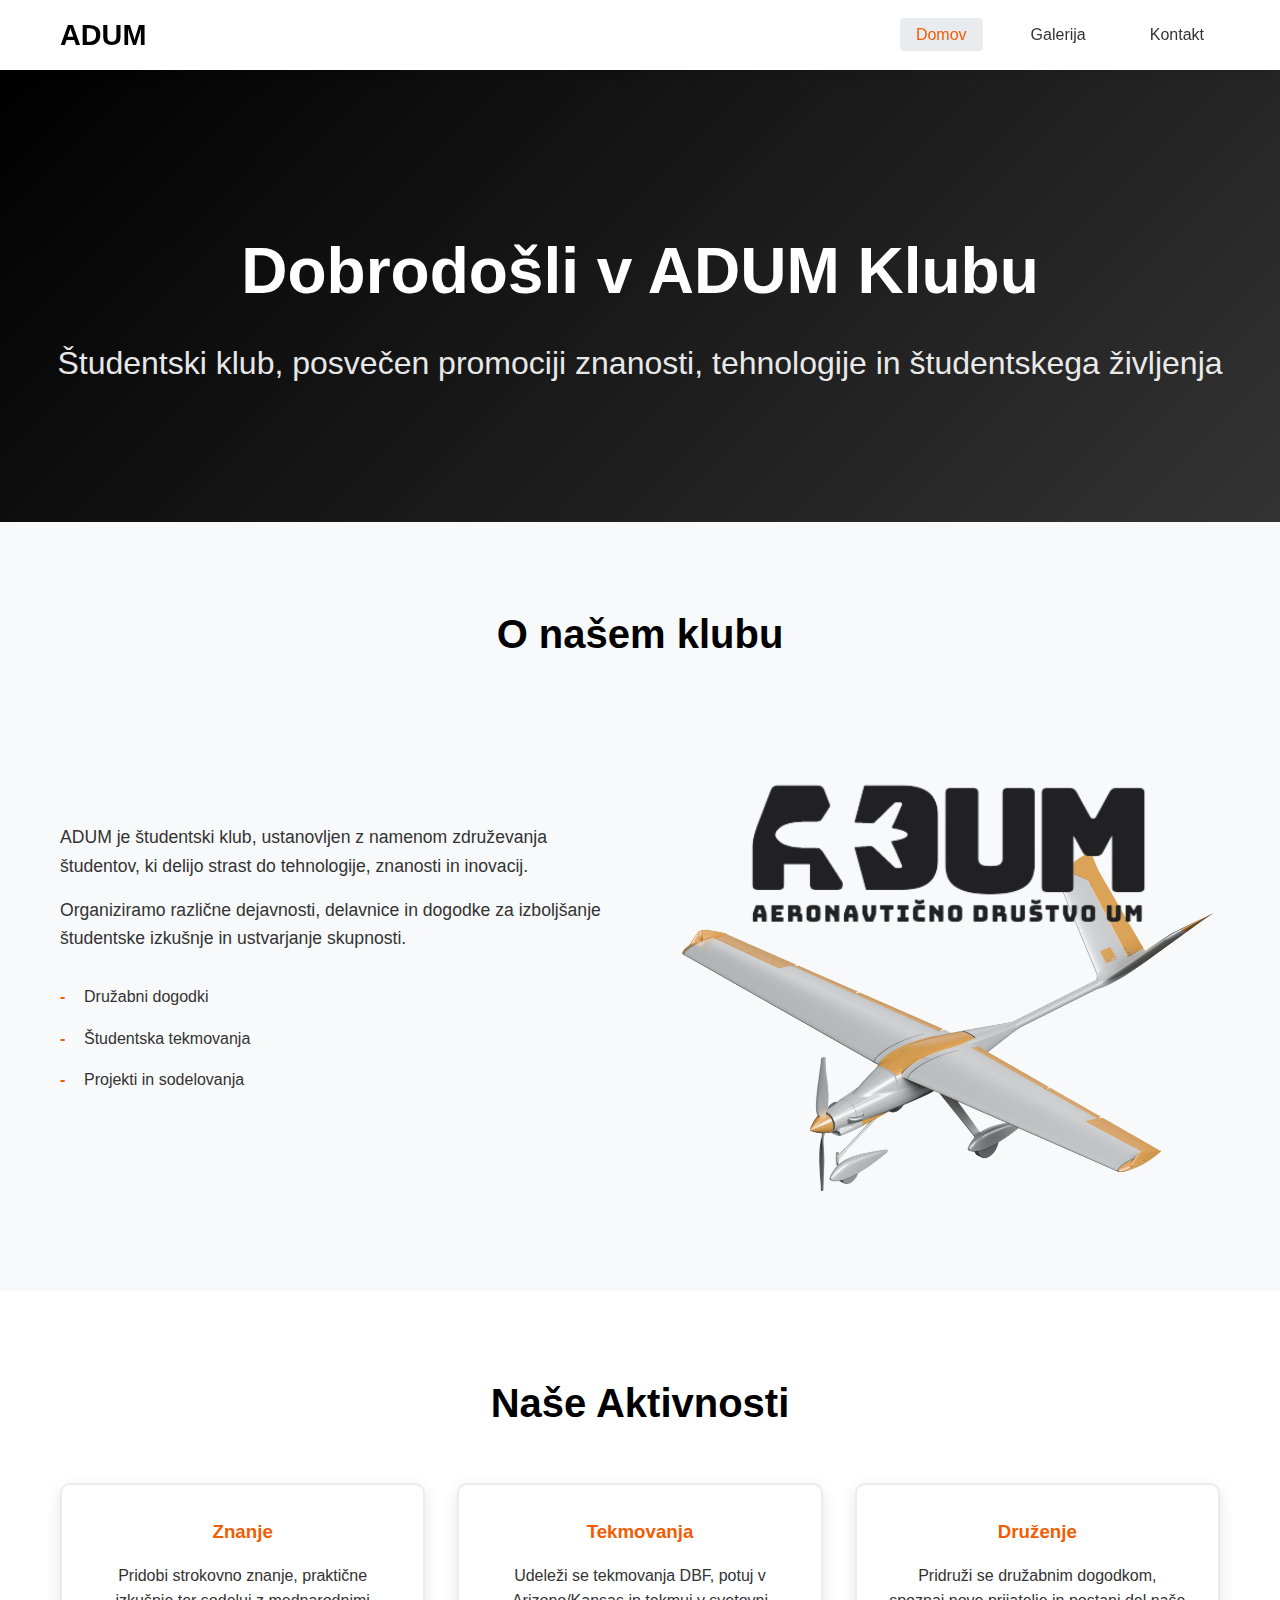
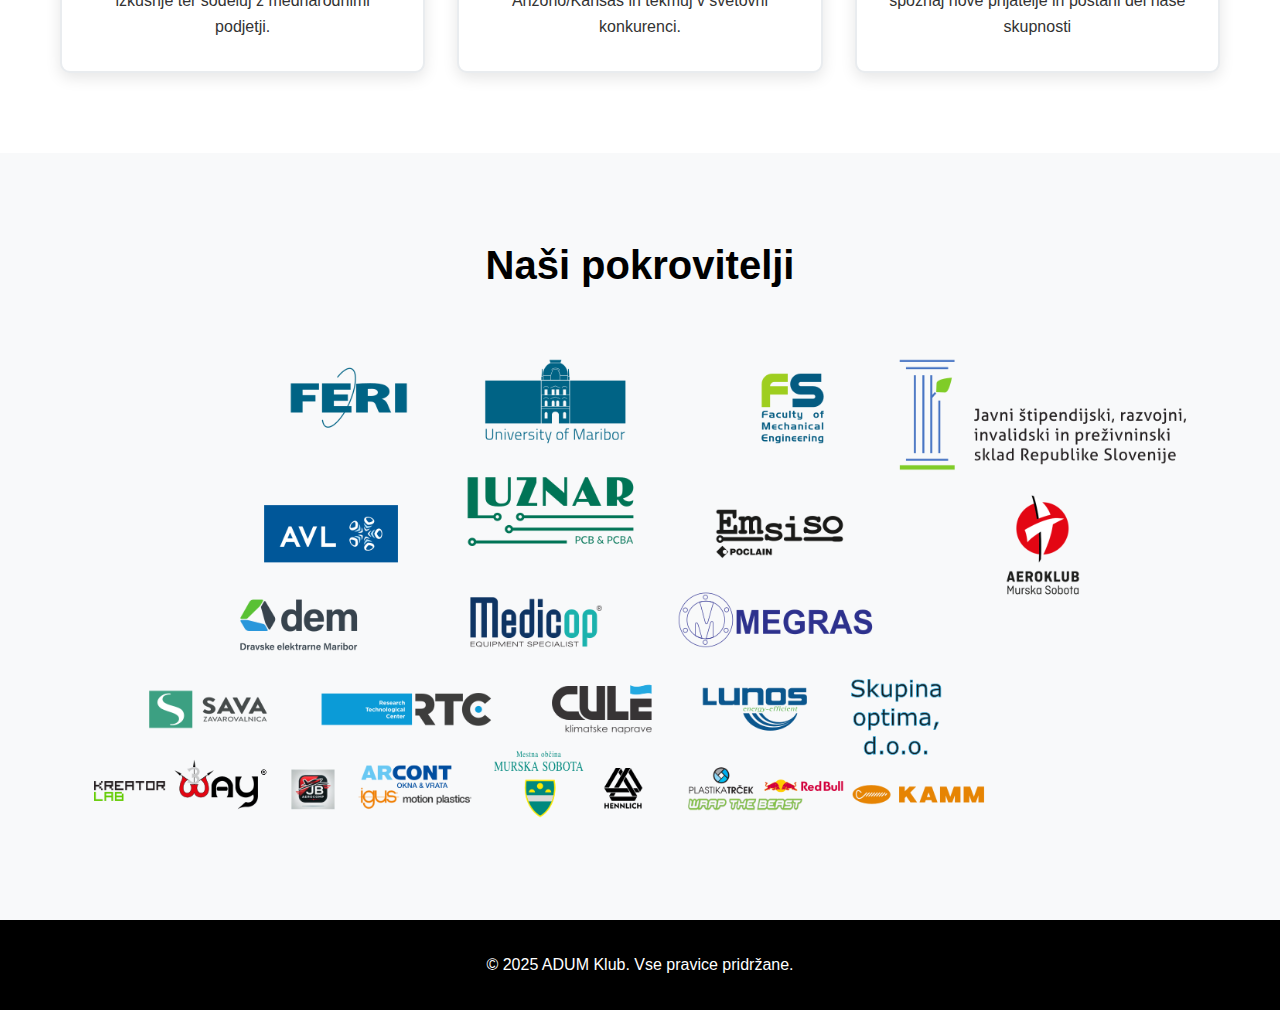
<file: index.html>
<!DOCTYPE html>
<html lang="sl">
<head>
    <meta charset="UTF-8">
    <meta name="viewport" content="width=device-width, initial-scale=1.0">
    <title>ADUM Klub - Študentski Klub</title>
    <link rel="stylesheet" href="style.css">
</head>
<body>
    <header>
        <nav class="navbar">
            <div class="nav-container">
                <div class="logo">
                    <h2>ADUM</h2>
                </div>
                <ul class="nav-menu">
                    <li><a href="index.html" class="active">Domov</a></li>
                    <li><a href="galerija.html">Galerija</a></li>
                    <li><a href="kontakt.html">Kontakt</a></li>
                </ul>
                <div class="hamburger">
                    <span></span>
                    <span></span>
                    <span></span>
                </div>
            </div>
        </nav>
    </header>

    <section class="hero">
        <div class="hero-content">
            <h1>Dobrodošli v ADUM Klubu</h1>
            <p>Študentski klub, posvečen promociji znanosti, tehnologije in študentskega življenja</p>
        </div>
    </section>

    <section class="about">
        <div class="container">
            <h2>O našem klubu</h2>
            <div class="about-content">
                <div class="about-text">
                    <p>ADUM je študentski klub, ustanovljen z namenom združevanja študentov, ki delijo strast do tehnologije, znanosti in inovacij.</p>
                    <p>Organiziramo različne dejavnosti, delavnice in dogodke za izboljšanje študentske izkušnje in ustvarjanje skupnosti.</p>
                    <ul>
                        <li>Družabni dogodki</li>
                        <li>Študentska tekmovanja</li>
                        <li>Projekti in sodelovanja</li>
                    </ul>
                </div>
                <div class="about-image">
                    <img src="images/ADUM_intro.png" alt="ADUM Klub">
                </div>
            </div>
        </div>
    </section>

    <section class="activities">
        <div class="container">
            <h2>Naše Aktivnosti</h2>
            <div class="activities-grid">
                <div class="activity-card">
                    <h3>Znanje</h3>
                    <p>Pridobi strokovno znanje, praktične izkušnje ter sodeluj z mednarodnimi podjetji.</p>
                </div>
                <div class="activity-card">
                    <h3>Tekmovanja</h3>
                    <p>Udeleži se tekmovanja DBF, potuj v Arizono/Kansas in tekmuj v svetovni konkurenci.</p>
                </div>
                <div class="activity-card">
                    <h3>Druženje</h3>
                    <p>Pridruži se družabnim dogodkom, spoznaj nove prijatelje in postani del naše skupnosti</p>
                </div>
            </div>
        </div>
    </section>

    <section class="sponsors">
        <div class="container">
            <h2>Naši pokrovitelji</h2>
            <div class="sponsors-image">
                <img src="images/sponsors.png" alt="Sponsors">
            </div>
        </div>
    </section>

    <footer class>
        <div class="container">
            <p>&copy; 2025 ADUM Klub. Vse pravice pridržane.</p>
        </div>
    </footer>

    <script src="script.js"></script>
</body>
</html>
</file>
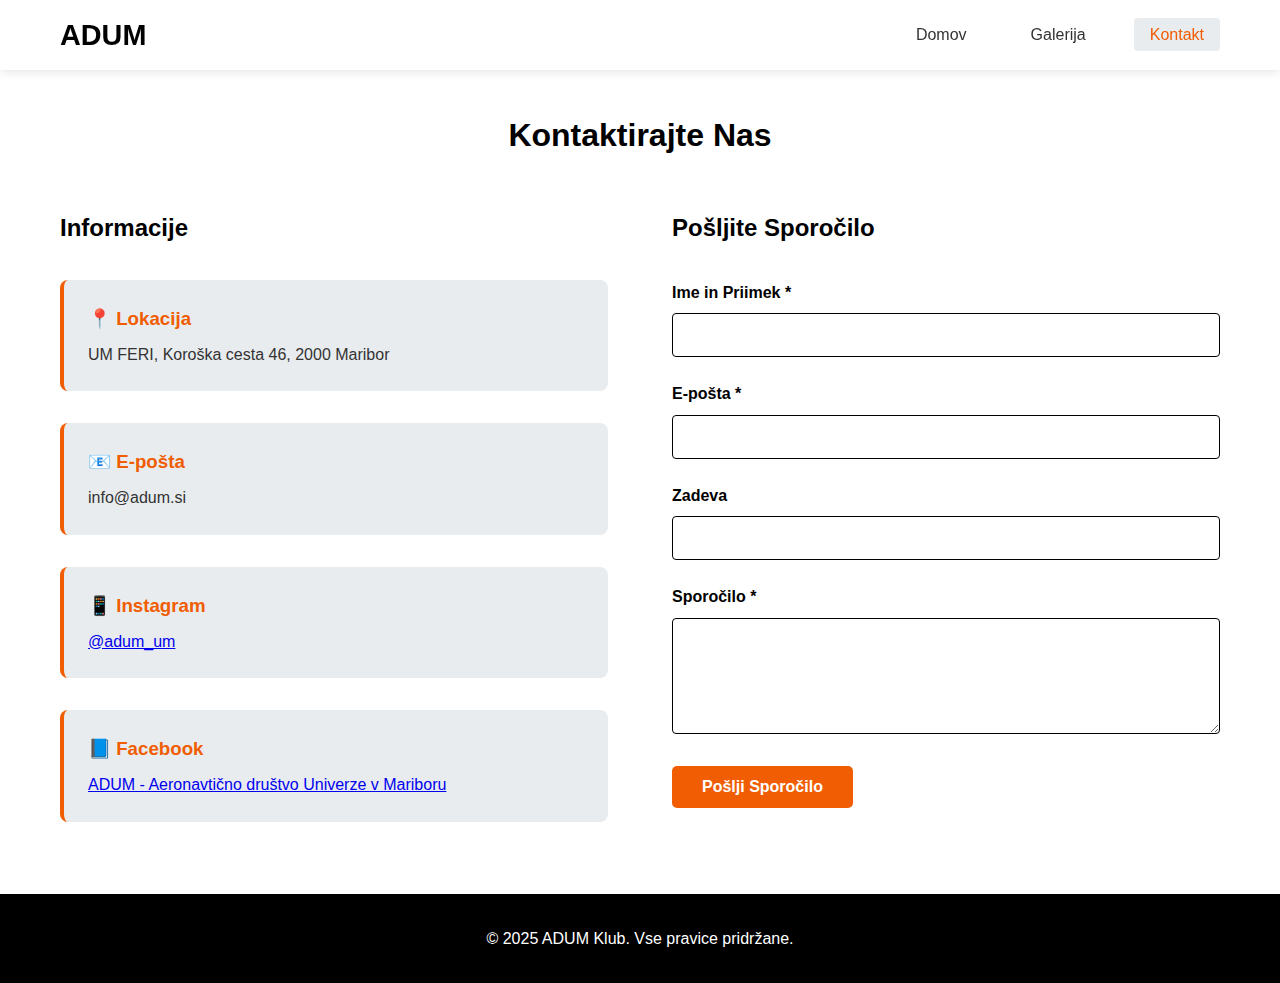
<file: kontakt.html>
<!DOCTYPE html>
<html lang="sl">
<head>
    <meta charset="UTF-8">
    <meta name="viewport" content="width=device-width, initial-scale=1.0">
    <title>Kontakt - ADUM Klub</title>
    <link rel="stylesheet" href="style.css">
</head>
<body>
    <header>
        <nav class="navbar">
            <div class="nav-container">
                <div class="logo">
                    <h2>ADUM</h2>
                </div>
                <ul class="nav-menu">
                    <li><a href="index.html">Domov</a></li>
                    <li><a href="galerija.html">Galerija</a></li>
                    <li><a href="kontakt.html" class="active">Kontakt</a></li>
                </ul>
                <div class="hamburger">
                    <span></span>
                    <span></span>
                    <span></span>
                </div>
            </div>
        </nav>
    </header>

    <main class="contact-main">
        <div class="container">
            <h1 class="contact-title">Kontaktirajte Nas</h1>
            
            <div class="contact-content">
                <div class="contact-info">
                    <h2>Informacije</h2>
                    <div class="contact-item">
                        <h3>📍 Lokacija</h3>
                        <p>UM FERI, Koroška cesta 46, 2000 Maribor</p>
                    </div>
                    <div class="contact-item">
                        <h3>📧 E-pošta</h3>
                        <p>info@adum.si</p>
                    </div>
                    <div class="contact-item">
                        <h3>📱 Instagram</h3>
                        <p><a href="https://instagram.com/adum_um" target="_blank">@adum_um</a></p>
                    </div>
                    <div class="contact-item">
                        <h3>📘 Facebook</h3>
                        <p><a href="https://facebook.com/aeroUM" target="_blank">ADUM - Aeronavtično društvo Univerze v Mariboru </a></p>
                    </div>
                </div>

                <div class="contact-form">
                    <h2>Pošljite Sporočilo</h2>
                    <form id="contactForm">
                        <div class="form-group">
                            <label for="name">Ime in Priimek *</label>
                            <input type="text" id="name" name="name" required>
                        </div>
                        <div class="form-group">
                            <label for="email">E-pošta *</label>
                            <input type="email" id="email" name="email" required>
                        </div>
                        <div class="form-group">
                            <label for="subject">Zadeva</label>
                            <input type="text" id="subject" name="subject">
                        </div>
                        <div class="form-group">
                            <label for="message">Sporočilo *</label>
                            <textarea id="message" name="message" rows="5" required></textarea>
                        </div>
                        <button type="submit" class="btn btn-primary">Pošlji Sporočilo</button>
                    </form>
                </div>
            </div>
        </div>
    </main>

    <footer>
        <div class="container">
            <p>&copy; 2025 ADUM Klub. Vse pravice pridržane.</p>
        </div>
    </footer>

    <script src="script.js"></script>
</body>
</html>
</file>
<file: style.css>
* {
    margin: 0;
    padding: 0;
    box-sizing: border-box;
}

:root {
    --primary-color: #000000;
    --secondary-color: #f05d02;
    --accent-color: #f05d02;
    --text-color: #333333;
    --light-bg: #f8f9fa;
    --medium-bg: #e9ecef;
    --white: #ffffff;
    --gray-light: #e9ecef;
}

body {
    font-family: 'Segoe UI', Tahoma, Geneva, Verdana, sans-serif;
    line-height: 1.6;
    color: var(--text-color);
}

.container {
    max-width: 1200px;
    margin: 0 auto;
    padding: 0 20px;
}

.navbar {
    background: var(--white);
    box-shadow: 0 2px 10px rgba(0,0,0,0.1);
    position: fixed;
    width: 100%;
    top: 0;
    z-index: 1000;
}

.nav-container {
    max-width: 1200px;
    margin: 0 auto;
    padding: 0 20px;
    display: flex;
    justify-content: space-between;
    align-items: center;
    height: 70px;
}

.logo h2 {
    color: var(--primary-color);
    font-size: 1.8rem;
}

.nav-menu {
    display: flex;
    list-style: none;
    gap: 2rem;
}

.nav-menu a {
    text-decoration: none;
    color: var(--text-color);
    font-weight: 500;
    transition: color 0.3s;
    padding: 0.5rem 1rem;
    border-radius: 4px;
}

.nav-menu a:hover,
.nav-menu a.active {
    color: var(--secondary-color);
    background: var(--medium-bg);
}

.hamburger {
    display: none;
    flex-direction: column;
    cursor: pointer;
}

.hamburger span {
    width: 25px;
    height: 3px;
    background: var(--primary-color);
    margin: 3px 0;
    transition: 0.3s;
}

.hero {
    background: linear-gradient(135deg, var(--primary-color), #333);
    color: var(--white);
    padding: 150px 0 100px;
    text-align: center;
    margin-top: 70px;
}

.hero-content h1 {
    font-size: 4rem;
    margin-bottom: 1rem;
}

.hero-content p {
    font-size: 2rem;
    margin-bottom: 2rem;
    opacity: 0.9;
}

.btn {
    padding: 12px 30px;
    text-decoration: none;
    border-radius: 5px;
    font-weight: 600;
    transition: all 0.3s;
    display: inline-block;
    border: none;
    cursor: pointer;
    font-size: 1rem;
}

.btn-primary {
    background: var(--secondary-color);
    color: var(--white);
}

.btn-primary:hover {
    background: #d35400;
    transform: translateY(-2px);
}

.btn-secondary {
    background: transparent;
    color: var(--white);
    border: 2px solid var(--white);
}

.btn-secondary:hover {
    background: var(--white);
    color: var(--primary-color);
}

.about {
    padding: 80px 0;
    background: var(--light-bg);
}

.about h2 {
    text-align: center;
    margin-bottom: 3rem;
    color: var(--primary-color);
    font-size: 2.5rem;
}

.about-content {
    display: grid;
    grid-template-columns: 1fr 1fr;
    gap: 4rem;
    align-items: center;
}

.about-text p {
    margin-bottom: 1rem;
    font-size: 1.1rem;
}

.about-text ul {
    list-style: none;
    margin-top: 1.5rem;
}

.about-text li {
    padding: 0.5rem 0;
    padding-left: 1.5rem;
    position: relative;
}

.about-text li:before {
    content: "-";
    color: var(--secondary-color);
    position: absolute;
    left: 0;
    font-weight: bold;
}

.about-image img {
    width: 100%;
    border-radius: 10px;
}

.activities {
    padding: 80px 0;
}

.activities h2 {
    text-align: center;
    margin-bottom: 3rem;
    color: var(--primary-color);
    font-size: 2.5rem;
}

.activities-grid {
    display: grid;
    grid-template-columns: repeat(auto-fit, minmax(300px, 1fr));
    gap: 2rem;
}

.activity-card {
    background: var(--white);
    padding: 2rem;
    border-radius: 10px;
    box-shadow: 0 5px 15px rgba(0,0,0,0.1);
    text-align: center;
    transition: transform 0.3s;
    border: 2px solid var(--medium-bg);
}

.activity-card:hover {
    transform: translateY(-5px);
    border-color: var(--secondary-color);
}

.activity-card h3 {
    color: var(--secondary-color);
    margin-bottom: 1rem;
}

.sponsors {
    padding: 80px 0;
    background: var(--light-bg);
}

.sponsors h2 {
    text-align: center;
    margin-bottom: 3rem;
    color: var(--primary-color);
    font-size: 2.5rem;
}

.sponsors-image img{
    width: 100%;
    border-radius: 10px;
}

.contact-main {
    min-height: calc(100vh - 160px);
    padding: 40px 0;
    margin-top: 70px;
}

.contact-title {
    text-align: center;
    margin-bottom: 3rem;
    color: var(--primary-color);
}

.contact-content {
    display: grid;
    grid-template-columns: 1fr 1fr;
    gap: 4rem;
    margin-top: 2rem;
}

.contact-info h2,
.contact-form h2 {
    color: var(--primary-color);
    margin-bottom: 2rem;
}

.contact-item {
    margin-bottom: 2rem;
    padding: 1.5rem;
    background: var(--medium-bg);
    border-radius: 8px;
    border-left: 4px solid var(--secondary-color);
}

.contact-item h3 {
    color: var(--secondary-color);
    margin-bottom: 0.5rem;
}

.form-group {
    margin-bottom: 1.5rem;
}

.form-group label {
    display: block;
    margin-bottom: 0.5rem;
    font-weight: 600;
    color: var(--primary-color);
}

.form-group input,
.form-group textarea {
    width: 100%;
    padding: 0.75rem;
    border: 1px solid black;
    border-radius: 4px;
    font-family: inherit;
    font-size: 1rem;
    transition: border-color 0.3s;
}

.form-group input:focus,
.form-group textarea:focus {
    outline: none;
    border-color: var(--secondary-color);
}

.gallery {
    min-height: calc(100vh - 160px);
    padding: 80px 0;
    margin-top: 70px;
}

.gallery h1 {
    text-align: center;
    margin-bottom: 3rem;
    color: var(--primary-color);
}

.gallery-grid {
    display: grid;
    grid-template-columns: repeat(auto-fit, minmax(300px, 1fr));
    gap: 1.5rem;
    padding: 0 20px;
}

.gallery-item {
    position: relative;
    overflow: hidden;
    border-radius: 10px;
    box-shadow: 0 5px 15px rgba(0,0,0,0.1);
    cursor: pointer;
    border: 3px solid var(--medium-bg);
}

.gallery-item:hover {
    border-color: var(--secondary-color);
}

.gallery-item img {
    width: 100%;
    height: 250px;
    object-fit: cover;
    transition: transform 0.3s;
}

.gallery-item:hover img {
    transform: scale(1.05);
}

.gallery-caption {
    position: absolute;
    bottom: 0;
    left: 0;
    right: 0;
    background: rgba(0,0,0,0.8);
    color: white;
    padding: 1rem;
    transform: translateY(100%);
    transition: transform 0.3s;
}

.gallery-item:hover .gallery-caption {
    transform: translateY(0);
}

.modal {
    display: none;
    position: fixed;
    z-index: 2000;
    left: 0;
    top: 0;
    width: 100%;
    height: 100%;
    background: rgba(0,0,0,0.9);
}

.modal-content {
    margin: auto;
    display: block;
    max-width: 90%;
    max-height: 90%;
    margin-top: 2%;
    border: 3px solid var(--secondary-color);
    border-radius: 10px;
}

.close {
    position: absolute;
    top: 15px;
    right: 35px;
    color: var(--white);
    font-size: 40px;
    font-weight: bold;
    cursor: pointer;
    transition: color 0.3s;
}

.close:hover {
    color: var(--secondary-color);
}

footer {
    background: var(--primary-color);
    color: var(--white);
    text-align: center;
    padding: 2rem 0;
}

@media (max-width: 768px) {
    .hamburger {
        display: flex;
    }

    .nav-menu {
        position: fixed;
        left: -100%;
        top: 70px;
        flex-direction: column;
        background: var(--white);
        width: 100%;
        text-align: center;
        transition: 0.3s;
        box-shadow: 0 10px 27px rgba(0,0,0,0.05);
        padding: 2rem 0;
    }

    .nav-menu.active {
        left: 0;
    }

    .hero-content h1 {
        font-size: 2rem;
    }

    .about-content {
        grid-template-columns: 1fr;
        gap: 2rem;
    }

    .btn {
        width: 200px;
        text-align: center;
    }

    .contact-content {
        grid-template-columns: 1fr;
        gap: 2rem;
    }

    .gallery-grid {
        grid-template-columns: 1fr;
    }
    
}
</file>
